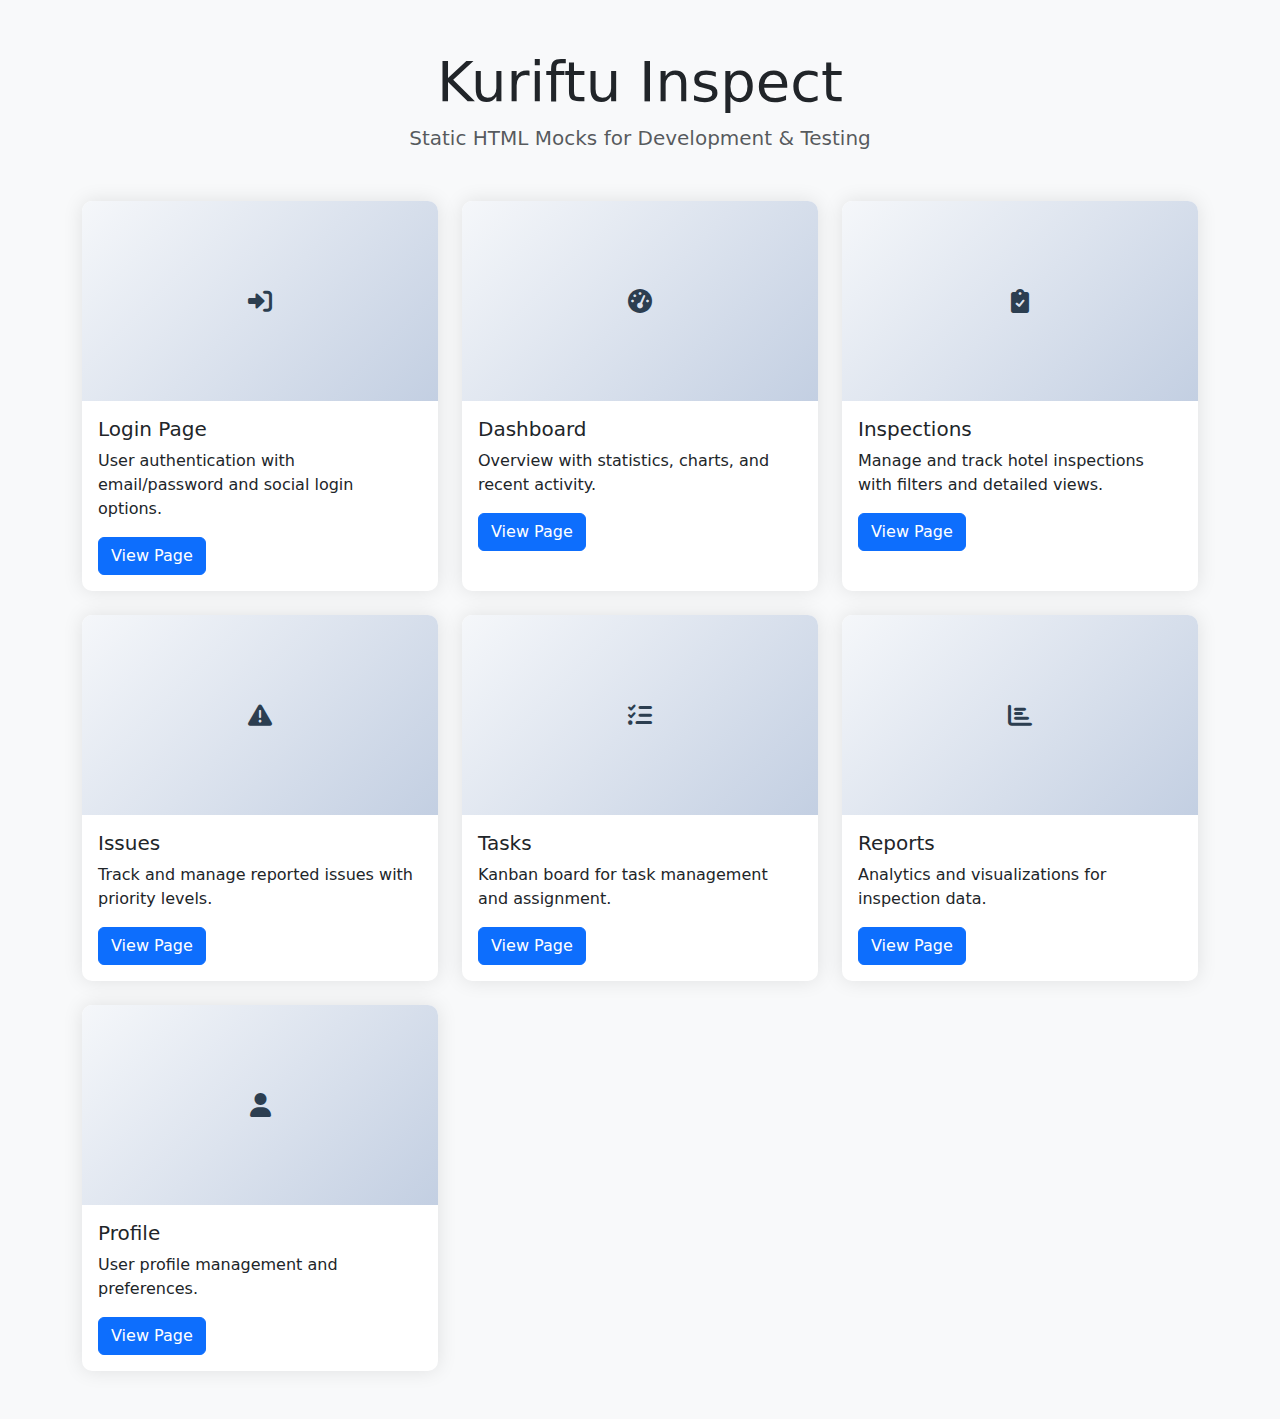
<file: mocks/index.html>
<!DOCTYPE html>
<html lang="en">
<head>
    <meta charset="UTF-8">
    <meta name="viewport" content="width=device-width, initial-scale=1.0">
    <title>Kuriftu Inspect - Static Mocks</title>
    
    <!-- Bootstrap 5 CSS -->
    <link href="https://cdn.jsdelivr.net/npm/bootstrap@5.3.0/dist/css/bootstrap.min.css" rel="stylesheet">
    <!-- Font Awesome -->
    <link href="https://cdnjs.cloudflare.com/ajax/libs/font-awesome/6.0.0/css/all.min.css" rel="stylesheet">
    <!-- Custom CSS -->
    <link href="assets/css/style.css" rel="stylesheet">
</head>
<body class="bg-light">
    <div class="container py-5">
        <div class="text-center mb-5">
            <h1 class="display-4">Kuriftu Inspect</h1>
            <p class="lead text-muted">Static HTML Mocks for Development & Testing</p>
        </div>

        <div class="row g-4">
            <!-- Login -->
            <div class="col-md-6 col-lg-4">
                <div class="card page-card h-100">
                    <div class="preview-card">
                        <i class="fas fa-sign-in-alt"></i>
                    </div>
                    <div class="card-body">
                        <h5 class="card-title">Login Page</h5>
                        <p class="card-text">User authentication with email/password and social login options.</p>
                        <a href="login.html" class="btn btn-primary">View Page</a>
                    </div>
                </div>
            </div>

            <!-- Dashboard -->
            <div class="col-md-6 col-lg-4">
                <div class="card page-card h-100">
                    <div class="preview-card">
                        <i class="fas fa-tachometer-alt"></i>
                    </div>
                    <div class="card-body">
                        <h5 class="card-title">Dashboard</h5>
                        <p class="card-text">Overview with statistics, charts, and recent activity.</p>
                        <a href="dashboard.html" class="btn btn-primary">View Page</a>
                    </div>
                </div>
            </div>

            <!-- Inspections -->
            <div class="col-md-6 col-lg-4">
                <div class="card page-card h-100">
                    <div class="preview-card">
                        <i class="fas fa-clipboard-check"></i>
                    </div>
                    <div class="card-body">
                        <h5 class="card-title">Inspections</h5>
                        <p class="card-text">Manage and track hotel inspections with filters and detailed views.</p>
                        <a href="inspections.html" class="btn btn-primary">View Page</a>
                    </div>
                </div>
            </div>

            <!-- Issues -->
            <div class="col-md-6 col-lg-4">
                <div class="card page-card h-100">
                    <div class="preview-card">
                        <i class="fas fa-exclamation-triangle"></i>
                    </div>
                    <div class="card-body">
                        <h5 class="card-title">Issues</h5>
                        <p class="card-text">Track and manage reported issues with priority levels.</p>
                        <a href="issues.html" class="btn btn-primary">View Page</a>
                    </div>
                </div>
            </div>

            <!-- Tasks -->
            <div class="col-md-6 col-lg-4">
                <div class="card page-card h-100">
                    <div class="preview-card">
                        <i class="fas fa-tasks"></i>
                    </div>
                    <div class="card-body">
                        <h5 class="card-title">Tasks</h5>
                        <p class="card-text">Kanban board for task management and assignment.</p>
                        <a href="tasks.html" class="btn btn-primary">View Page</a>
                    </div>
                </div>
            </div>

            <!-- Reports -->
            <div class="col-md-6 col-lg-4">
                <div class="card page-card h-100">
                    <div class="preview-card">
                        <i class="fas fa-chart-bar"></i>
                    </div>
                    <div class="card-body">
                        <h5 class="card-title">Reports</h5>
                        <p class="card-text">Analytics and visualizations for inspection data.</p>
                        <a href="reports.html" class="btn btn-primary">View Page</a>
                    </div>
                </div>
            </div>

            <!-- Profile -->
            <div class="col-md-6 col-lg-4">
                <div class="card page-card h-100">
                    <div class="preview-card">
                        <i class="fas fa-user"></i>
                    </div>
                    <div class="card-body">
                        <h5 class="card-title">Profile</h5>
                        <p class="card-text">User profile management and preferences.</p>
                        <a href="profile.html" class="btn btn-primary">View Page</a>
                    </div>
                </div>
            </div>
        </div>
    </div>

    <!-- Bootstrap JS -->
    <script src="https://cdn.jsdelivr.net/npm/bootstrap@5.3.0/dist/js/bootstrap.bundle.min.js"></script>
</body>
</html>
</file>
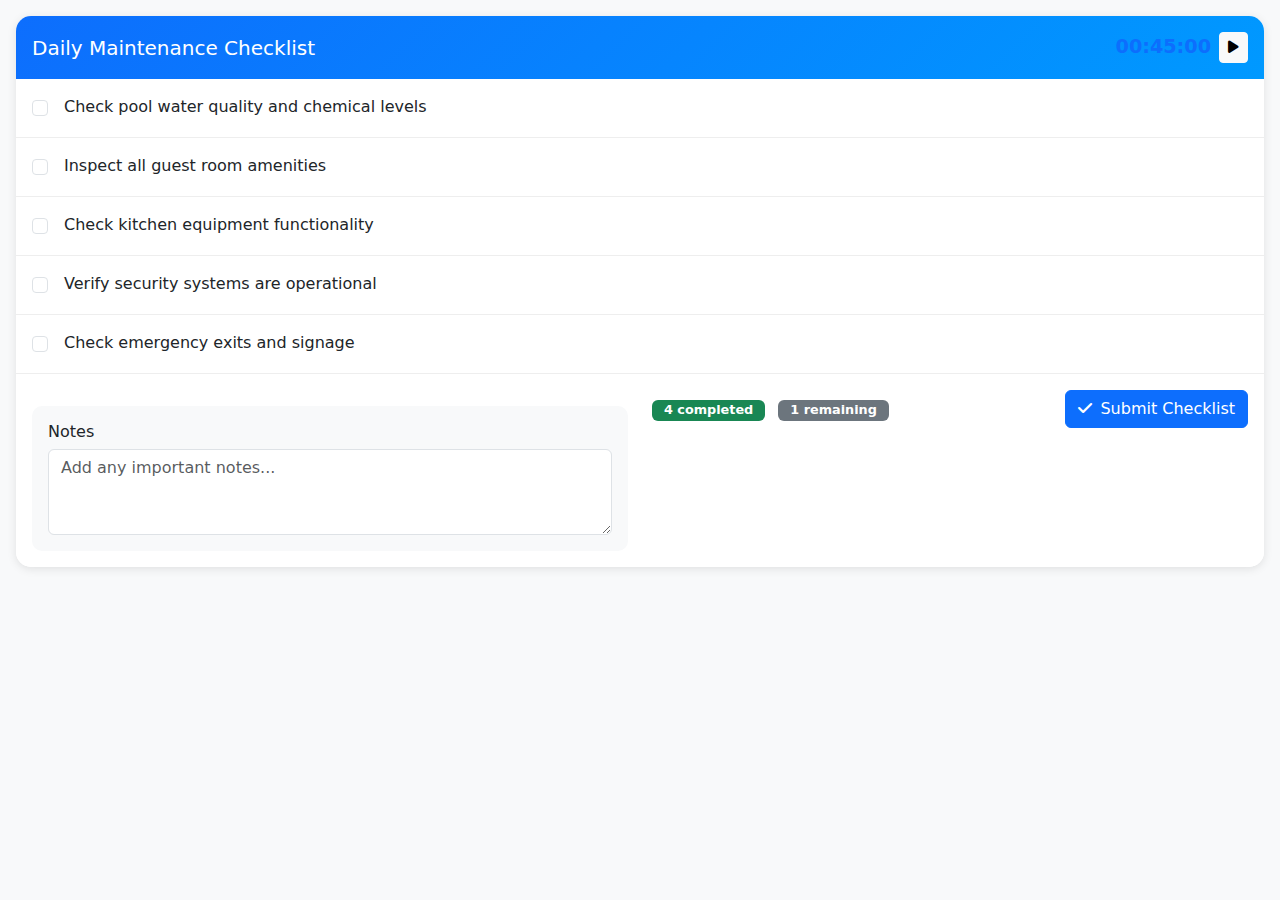
<file: mocks/checklist.html>
<!DOCTYPE html>
<html lang="en">
<head>
    <meta charset="UTF-8">
    <meta name="viewport" content="width=device-width, initial-scale=1.0">
    <title>Digital Checklist - Kuriftu Inspect</title>
    
    <!-- Bootstrap 5 CSS -->
    <link href="https://cdn.jsdelivr.net/npm/bootstrap@5.3.0/dist/css/bootstrap.min.css" rel="stylesheet">
    <!-- Font Awesome -->
    <link href="https://cdnjs.cloudflare.com/ajax/libs/font-awesome/6.0.0/css/all.min.css" rel="stylesheet">
    <!-- Custom CSS -->
    <link href="assets/css/style.css" rel="stylesheet">
    
    <style>
        body {
            background: #f8f9fa;
        }
        .checklist-container {
            padding: 1rem;
        }
        .checklist-card {
            border: none;
            border-radius: 15px;
            box-shadow: 0 2px 10px rgba(0,0,0,0.1);
            margin-bottom: 1rem;
        }
        .checklist-header {
            background: linear-gradient(135deg, #0d6efd 0%, #0099ff 100%);
            color: white;
            padding: 1rem;
            border-radius: 15px 15px 0 0;
        }
        .checklist-item {
            padding: 1rem;
            border-bottom: 1px solid #eee;
        }
        .checklist-item:last-child {
            border-bottom: none;
        }
        .checklist-item.completed {
            background: #f8f9fa;
        }
        .checklist-item.completed .checklist-text {
            text-decoration: line-through;
            color: #6c757d;
        }
        .checklist-item.completed .checklist-status {
            background: #dc3545;
        }
        .checklist-status {
            width: 10px;
            height: 10px;
            border-radius: 50%;
            background: #28a745;
            margin-right: 0.5rem;
        }
        .checklist-footer {
            padding: 1rem;
            border-top: 1px solid #eee;
            background: white;
            border-radius: 0 0 15px 15px;
        }
        .checklist-footer .badge {
            font-size: 0.8rem;
            padding: 0.25rem 0.75rem;
        }
        .checklist-item .form-check-input {
            margin-top: 0.3rem;
        }
        .checklist-notes {
            background: #f8f9fa;
            padding: 1rem;
            border-radius: 10px;
            margin-top: 1rem;
        }
        .checklist-timer {
            font-size: 1.2rem;
            font-weight: bold;
            color: #0d6efd;
        }
        @media (max-width: 768px) {
            .checklist-container {
                padding: 0.5rem;
            }
            .checklist-card {
                margin-bottom: 0.5rem;
            }
            .checklist-header {
                padding: 0.75rem;
            }
            .checklist-item {
                padding: 0.75rem;
            }
            .checklist-footer {
                padding: 0.75rem;
            }
        }
    </style>
</head>
<body>
    <div class="container-fluid checklist-container">
        <div class="card checklist-card">
            <div class="checklist-header">
                <div class="d-flex justify-content-between align-items-center">
                    <h5 class="mb-0">Daily Maintenance Checklist</h5>
                    <div class="d-flex align-items-center">
                        <span class="checklist-timer">00:45:00</span>
                        <button class="btn btn-light btn-sm ms-2" id="startTimer">
                            <i class="fas fa-play"></i>
                        </button>
                    </div>
                </div>
            </div>
            <div class="checklist-body">
                <div class="checklist-item">
                    <div class="form-check">
                        <input class="form-check-input" type="checkbox" id="item1">
                        <label class="form-check-label checklist-text" for="item1">
                            <span class="checklist-status"></span>
                            Check pool water quality and chemical levels
                        </label>
                    </div>
                </div>
                <div class="checklist-item">
                    <div class="form-check">
                        <input class="form-check-input" type="checkbox" id="item2">
                        <label class="form-check-label checklist-text" for="item2">
                            <span class="checklist-status"></span>
                            Inspect all guest room amenities
                        </label>
                    </div>
                </div>
                <div class="checklist-item">
                    <div class="form-check">
                        <input class="form-check-input" type="checkbox" id="item3">
                        <label class="form-check-label checklist-text" for="item3">
                            <span class="checklist-status"></span>
                            Check kitchen equipment functionality
                        </label>
                    </div>
                </div>
                <div class="checklist-item">
                    <div class="form-check">
                        <input class="form-check-input" type="checkbox" id="item4">
                        <label class="form-check-label checklist-text" for="item4">
                            <span class="checklist-status"></span>
                            Verify security systems are operational
                        </label>
                    </div>
                </div>
                <div class="checklist-item">
                    <div class="form-check">
                        <input class="form-check-input" type="checkbox" id="item5">
                        <label class="form-check-label checklist-text" for="item5">
                            <span class="checklist-status"></span>
                            Check emergency exits and signage
                        </label>
                    </div>
                </div>
            </div>
            <div class="checklist-footer">
                <div class="row">
                    <div class="col-md-6">
                        <div class="checklist-notes">
                            <h6>Notes</h6>
                            <textarea class="form-control" rows="3" placeholder="Add any important notes..."></textarea>
                        </div>
                    </div>
                    <div class="col-md-6">
                        <div class="d-flex justify-content-between align-items-center">
                            <div>
                                <span class="badge bg-success">4 completed</span>
                                <span class="badge bg-secondary ms-2">1 remaining</span>
                            </div>
                            <div>
                                <button class="btn btn-primary" id="submitChecklist">
                                    <i class="fas fa-check me-2"></i>Submit Checklist
                                </button>
                            </div>
                        </div>
                    </div>
                </div>
            </div>
        </div>
    </div>

    <!-- Bootstrap JS -->
    <script src="https://cdn.jsdelivr.net/npm/bootstrap@5.3.0/dist/js/bootstrap.bundle.min.js"></script>
    <script>
        document.addEventListener('DOMContentLoaded', function() {
            // Timer functionality
            let timer;
            let timeLeft = 45 * 60; // 45 minutes
            
            function updateTimer() {
                const minutes = Math.floor(timeLeft / 60);
                const seconds = timeLeft % 60;
                const timerDisplay = document.querySelector('.checklist-timer');
                timerDisplay.textContent = `${minutes.toString().padStart(2, '0')}:${seconds.toString().padStart(2, '0')}`;
                
                if (timeLeft <= 0) {
                    clearInterval(timer);
                    timerDisplay.textContent = '00:00:00';
                    timerDisplay.style.color = '#dc3545';
                    document.getElementById('startTimer').classList.replace('btn-light', 'btn-danger');
                    document.getElementById('startTimer').innerHTML = '<i class="fas fa-stop"></i>';
                }
            }

            document.getElementById('startTimer').addEventListener('click', function() {
                if (timer) {
                    clearInterval(timer);
                    this.classList.replace('btn-danger', 'btn-light');
                    this.innerHTML = '<i class="fas fa-play"></i>';
                } else {
                    timer = setInterval(() => {
                        timeLeft--;
                        updateTimer();
                    }, 1000);
                    this.classList.replace('btn-light', 'btn-danger');
                    this.innerHTML = '<i class="fas fa-stop"></i>';
                }
            });

            // Checklist functionality
            const checklistItems = document.querySelectorAll('.checklist-item');
            checklistItems.forEach(item => {
                const checkbox = item.querySelector('.form-check-input');
                checkbox.addEventListener('change', function() {
                    if (this.checked) {
                        item.classList.add('completed');
                    } else {
                        item.classList.remove('completed');
                    }
                    updateCompletionStatus();
                });
            });

            function updateCompletionStatus() {
                const completed = document.querySelectorAll('.checklist-item.completed').length;
                const total = checklistItems.length;
                const remaining = total - completed;
                
                document.querySelector('.badge.bg-success').textContent = `${completed} completed`;
                document.querySelector('.badge.bg-secondary').textContent = `${remaining} remaining`;
            }

            // Submit checklist
            document.getElementById('submitChecklist').addEventListener('click', function() {
                const completed = document.querySelectorAll('.checklist-item.completed').length;
                const total = checklistItems.length;
                
                if (completed < total) {
                    if (!confirm('Are you sure you want to submit with incomplete items?')) {
                        return;
                    }
                }

                // Here you would typically make an API call to submit the checklist
                alert('Checklist submitted successfully!');
            });
        });
    </script>
</body>
</html>
</file>
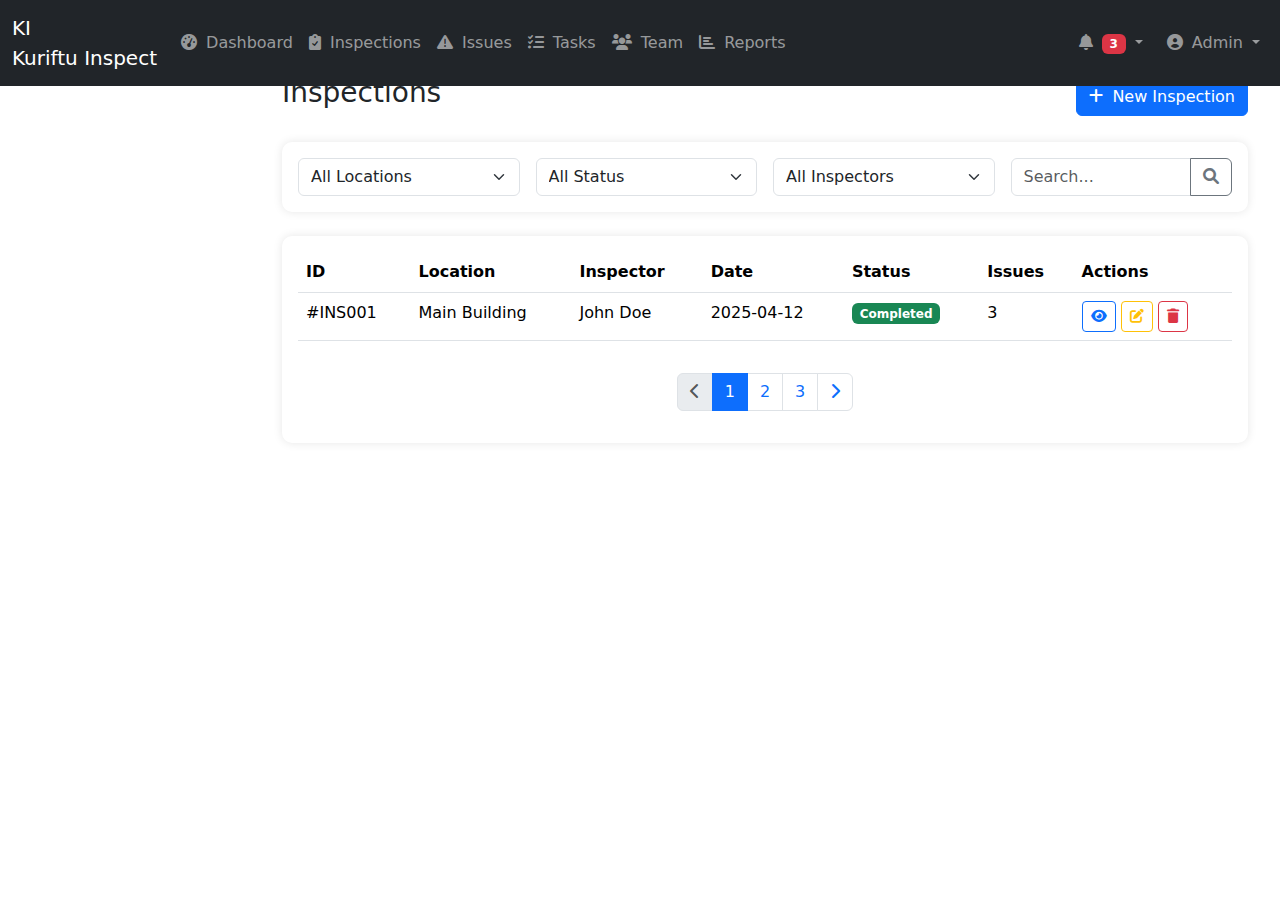
<file: mocks/inspections.html>
<!DOCTYPE html>
<html lang="en">
<head>
    <meta charset="UTF-8">
    <meta name="viewport" content="width=device-width, initial-scale=1.0">
    <title>Inspections - Kuriftu Inspect</title>
    
    <!-- Bootstrap 5 CSS -->
    <link href="https://cdn.jsdelivr.net/npm/bootstrap@5.3.0/dist/css/bootstrap.min.css" rel="stylesheet">
    <!-- Font Awesome -->
    <link href="https://cdnjs.cloudflare.com/ajax/libs/font-awesome/6.0.0/css/all.min.css" rel="stylesheet">
    
    <style>
        body { padding-top: 56px; }
        .sidebar {
            position: fixed;
            top: 0;
            left: 0;
            width: 250px;
            height: 100vh;
            z-index: 1000;
            padding-top: 56px;
        }
        .main-content {
            margin-left: 250px;
            padding: 20px;
        }
        .card {
            border: none;
            border-radius: 10px;
            box-shadow: 0 0 10px rgba(0,0,0,0.1);
        }
    </style>
</head>
<body>
    <!-- Include Header & Sidebar -->
    <div id="header-placeholder"></div>

    <!-- Main Content -->
    <div class="main-content">
        <div class="container-fluid">
            <!-- Page Header -->
            <div class="d-flex justify-content-between align-items-center mb-4">
                <h1 class="h3">Inspections</h1>
                <button class="btn btn-primary" data-bs-toggle="modal" data-bs-target="#newInspectionModal">
                    <i class="fas fa-plus me-2"></i>New Inspection
                </button>
            </div>

            <!-- Filters -->
            <div class="card mb-4">
                <div class="card-body">
                    <div class="row g-3">
                        <div class="col-md-3">
                            <select class="form-select">
                                <option>All Locations</option>
                                <option>Main Building</option>
                                <option>Restaurant</option>
                                <option>Pool Area</option>
                            </select>
                        </div>
                        <div class="col-md-3">
                            <select class="form-select">
                                <option>All Status</option>
                                <option>Pending</option>
                                <option>In Progress</option>
                                <option>Completed</option>
                            </select>
                        </div>
                        <div class="col-md-3">
                            <select class="form-select">
                                <option>All Inspectors</option>
                                <option>John Doe</option>
                                <option>Jane Smith</option>
                            </select>
                        </div>
                        <div class="col-md-3">
                            <div class="input-group">
                                <input type="text" class="form-control" placeholder="Search...">
                                <button class="btn btn-outline-secondary">
                                    <i class="fas fa-search"></i>
                                </button>
                            </div>
                        </div>
                    </div>
                </div>
            </div>

            <!-- Inspections List -->
            <div class="card">
                <div class="card-body">
                    <div class="table-responsive">
                        <table class="table table-hover">
                            <thead>
                                <tr>
                                    <th>ID</th>
                                    <th>Location</th>
                                    <th>Inspector</th>
                                    <th>Date</th>
                                    <th>Status</th>
                                    <th>Issues</th>
                                    <th>Actions</th>
                                </tr>
                            </thead>
                            <tbody>
                                <tr>
                                    <td>#INS001</td>
                                    <td>Main Building</td>
                                    <td>John Doe</td>
                                    <td>2025-04-12</td>
                                    <td><span class="badge bg-success">Completed</span></td>
                                    <td>3</td>
                                    <td>
                                        <button class="btn btn-sm btn-outline-primary">
                                            <i class="fas fa-eye"></i>
                                        </button>
                                        <button class="btn btn-sm btn-outline-warning">
                                            <i class="fas fa-edit"></i>
                                        </button>
                                        <button class="btn btn-sm btn-outline-danger">
                                            <i class="fas fa-trash"></i>
                                        </button>
                                    </td>
                                </tr>
                                <!-- More rows... -->
                            </tbody>
                        </table>
                    </div>

                    <!-- Pagination -->
                    <nav class="mt-3">
                        <ul class="pagination justify-content-center">
                            <li class="page-item disabled">
                                <a class="page-link" href="#"><i class="fas fa-chevron-left"></i></a>
                            </li>
                            <li class="page-item active"><a class="page-link" href="#">1</a></li>
                            <li class="page-item"><a class="page-link" href="#">2</a></li>
                            <li class="page-item"><a class="page-link" href="#">3</a></li>
                            <li class="page-item">
                                <a class="page-link" href="#"><i class="fas fa-chevron-right"></i></a>
                            </li>
                        </ul>
                    </nav>
                </div>
            </div>
        </div>
    </div>

    <!-- New Inspection Modal -->
    <div class="modal fade" id="newInspectionModal">
        <div class="modal-dialog">
            <div class="modal-content">
                <div class="modal-header">
                    <h5 class="modal-title">New Inspection</h5>
                    <button type="button" class="btn-close" data-bs-dismiss="modal"></button>
                </div>
                <div class="modal-body">
                    <form>
                        <div class="mb-3">
                            <label class="form-label">Location</label>
                            <select class="form-select">
                                <option>Select Location</option>
                                <option>Main Building</option>
                                <option>Restaurant</option>
                                <option>Pool Area</option>
                            </select>
                        </div>
                        <div class="mb-3">
                            <label class="form-label">Inspector</label>
                            <select class="form-select">
                                <option>Select Inspector</option>
                                <option>John Doe</option>
                                <option>Jane Smith</option>
                            </select>
                        </div>
                        <div class="mb-3">
                            <label class="form-label">Date</label>
                            <input type="date" class="form-control">
                        </div>
                        <div class="mb-3">
                            <label class="form-label">Notes</label>
                            <textarea class="form-control" rows="3"></textarea>
                        </div>
                    </form>
                </div>
                <div class="modal-footer">
                    <button type="button" class="btn btn-secondary" data-bs-dismiss="modal">Cancel</button>
                    <button type="button" class="btn btn-primary">Create Inspection</button>
                </div>
            </div>
        </div>
    </div>

    <!-- Bootstrap JS -->
    <script src="https://cdn.jsdelivr.net/npm/bootstrap@5.3.0/dist/js/bootstrap.bundle.min.js"></script>
    
    <script>
        // Load header
        fetch('components/header.html')
            .then(response => response.text())
            .then(data => {
                document.getElementById('header-placeholder').innerHTML = data;
            });
    </script>
</body>
</html>
</file>
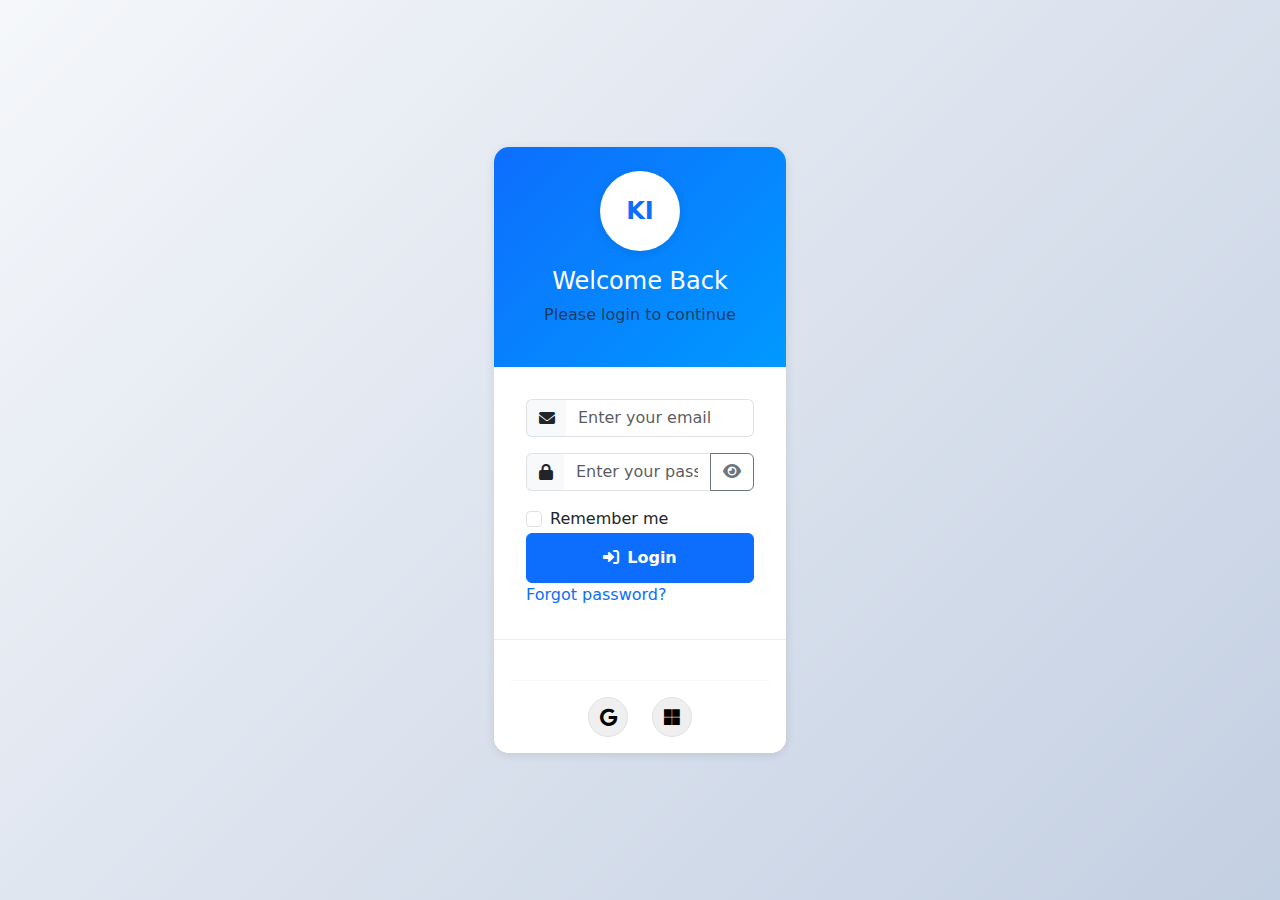
<file: mocks/login.html>
<!DOCTYPE html>
<html lang="en">
<head>
    <meta charset="UTF-8">
    <meta name="viewport" content="width=device-width, initial-scale=1.0">
    <title>Login - Kuriftu Inspect</title>
    
    <!-- Bootstrap 5 CSS -->
    <link href="https://cdn.jsdelivr.net/npm/bootstrap@5.3.0/dist/css/bootstrap.min.css" rel="stylesheet">
    <!-- Font Awesome -->
    <link href="https://cdnjs.cloudflare.com/ajax/libs/font-awesome/6.0.0/css/all.min.css" rel="stylesheet">
    <!-- Custom CSS -->
    <link href="assets/css/style.css" rel="stylesheet">
    
    <style>
        body {
            min-height: 100vh;
            display: flex;
            align-items: center;
            background: linear-gradient(135deg, #f8f9fa 0%, #e9ecef 100%);
        }
        .login-container {
            max-width: 400px;
            margin: 0 auto;
            padding: 2rem;
        }
        .login-card {
            border: none;
            border-radius: 15px;
            box-shadow: 0 2px 10px rgba(0,0,0,0.1);
            background: white;
        }
        .login-header {
            background: linear-gradient(135deg, #0d6efd 0%, #0099ff 100%);
            color: white;
            padding: 1.5rem;
            border-radius: 15px 15px 0 0;
            text-align: center;
        }
        .login-body {
            padding: 2rem;
        }
        .login-footer {
            padding: 1rem;
            border-top: 1px solid #eee;
            background: white;
            border-radius: 0 0 15px 15px;
            text-align: center;
        }
        .logo {
            width: 80px;
            height: 80px;
            background: white;
            border-radius: 50%;
            display: flex;
            align-items: center;
            justify-content: center;
            font-size: 24px;
            color: #0d6efd;
            margin: 0 auto 1rem;
            box-shadow: 0 2px 10px rgba(0,0,0,0.1);
        }
        .input-group {
            margin-bottom: 1rem;
        }
        .input-group-text {
            background: #f8f9fa;
            border: 1px solid #dee2e6;
            border-right: none;
        }
        .form-control {
            border-left: none;
        }
        .btn-login {
            padding: 0.75rem 1.5rem;
            font-weight: 600;
        }
        .forgot-password {
            color: #0d6efd;
            text-decoration: none;
        }
        .forgot-password:hover {
            text-decoration: underline;
        }
        .social-login {
            margin-top: 1.5rem;
            text-align: center;
        }
        .social-login hr {
            margin: 1rem 0;
            border-color: #dee2e6;
        }
        .social-btn {
            width: 40px;
            height: 40px;
            border-radius: 50%;
            display: flex;
            align-items: center;
            justify-content: center;
            margin: 0 0.5rem;
            border: 1px solid #dee2e6;
        }
        .social-btn:hover {
            background: #f8f9fa;
        }
        .social-btn i {
            font-size: 18px;
        }
        .remember-me {
            margin-top: 1rem;
        }
        .remember-me input {
            margin-top: 0.25rem;
        }
    </style>
</head>
<body class="login-page">
    <div class="container">
        <div class="row justify-content-center">
            <div class="col-md-6 col-lg-4">
                <div class="login-container">
                    <div class="login-card">
                        <div class="login-header">
                            <div class="logo">KI</div>
                            <h4>Welcome Back</h4>
                            <p class="text-muted">Please login to continue</p>
                        </div>
                        <div class="login-body">
                            <form id="loginForm" novalidate>
                                <div class="input-group">
                                    <span class="input-group-text"><i class="fas fa-envelope"></i></span>
                                    <input type="email" class="form-control" id="email" placeholder="Enter your email" required>
                                </div>
                                <div class="input-group">
                                    <span class="input-group-text"><i class="fas fa-lock"></i></span>
                                    <input type="password" class="form-control" id="password" placeholder="Enter your password" required>
                                    <button class="btn btn-outline-secondary" type="button" id="togglePassword">
                                        <i class="fas fa-eye"></i>
                                    </button>
                                </div>
                                <div class="remember-me">
                                    <div class="form-check">
                                        <input type="checkbox" class="form-check-input" id="rememberMe">
                                        <label class="form-check-label" for="rememberMe">Remember me</label>
                                    </div>
                                </div>
                                <button type="submit" class="btn btn-primary btn-login w-100">
                                    <i class="fas fa-sign-in-alt me-2"></i>Login
                                </button>
                                <a href="#" class="forgot-password">Forgot password?</a>
                            </form>
                        </div>
                        <div class="login-footer">
                            <div class="social-login">
                                <hr>
                                <div class="d-flex justify-content-center gap-2">
                                    <button class="social-btn">
                                        <i class="fab fa-google"></i>
                                    </button>
                                    <button class="social-btn">
                                        <i class="fab fa-microsoft"></i>
                                    </button>
                                </div>
                            </div>
                        </div>
                    </div>
                </div>
            </div>
        </div>
    </div>

    <!-- Bootstrap JS -->
    <script src="https://cdn.jsdelivr.net/npm/bootstrap@5.3.0/dist/js/bootstrap.bundle.min.js"></script>
    
    <script>
        document.addEventListener('DOMContentLoaded', function() {
            const form = document.getElementById('loginForm');
            const togglePassword = document.getElementById('togglePassword');
            const password = document.getElementById('password');
            const email = document.getElementById('email');
            const rememberMe = document.getElementById('rememberMe');
            
            // Toggle password visibility
            togglePassword.addEventListener('click', function() {
                const type = password.getAttribute('type') === 'password' ? 'text' : 'password';
                password.setAttribute('type', type);
                this.querySelector('i').classList.toggle('fa-eye');
                this.querySelector('i').classList.toggle('fa-eye-slash');
            });
            
            // Form submission
            form.addEventListener('submit', function(event) {
                event.preventDefault();
                
                if (form.checkValidity()) {
                    const userData = {
                        email: email.value,
                        password: password.value,
                        remember: rememberMe.checked
                    };
                    
                    // Simulate login - in real app, this would be an API call
                    localStorage.setItem('user', JSON.stringify(userData));
                    
                    // Redirect to dashboard
                    window.location.href = 'dashboard.html';
                }
                
                form.classList.add('was-validated');
            });
            
            // Check for remembered email
            const storedUser = localStorage.getItem('user');
            if (storedUser) {
                const user = JSON.parse(storedUser);
                email.value = user.email;
                rememberMe.checked = user.remember;
            }
        });
    </script>
</body>
</html>
</file>
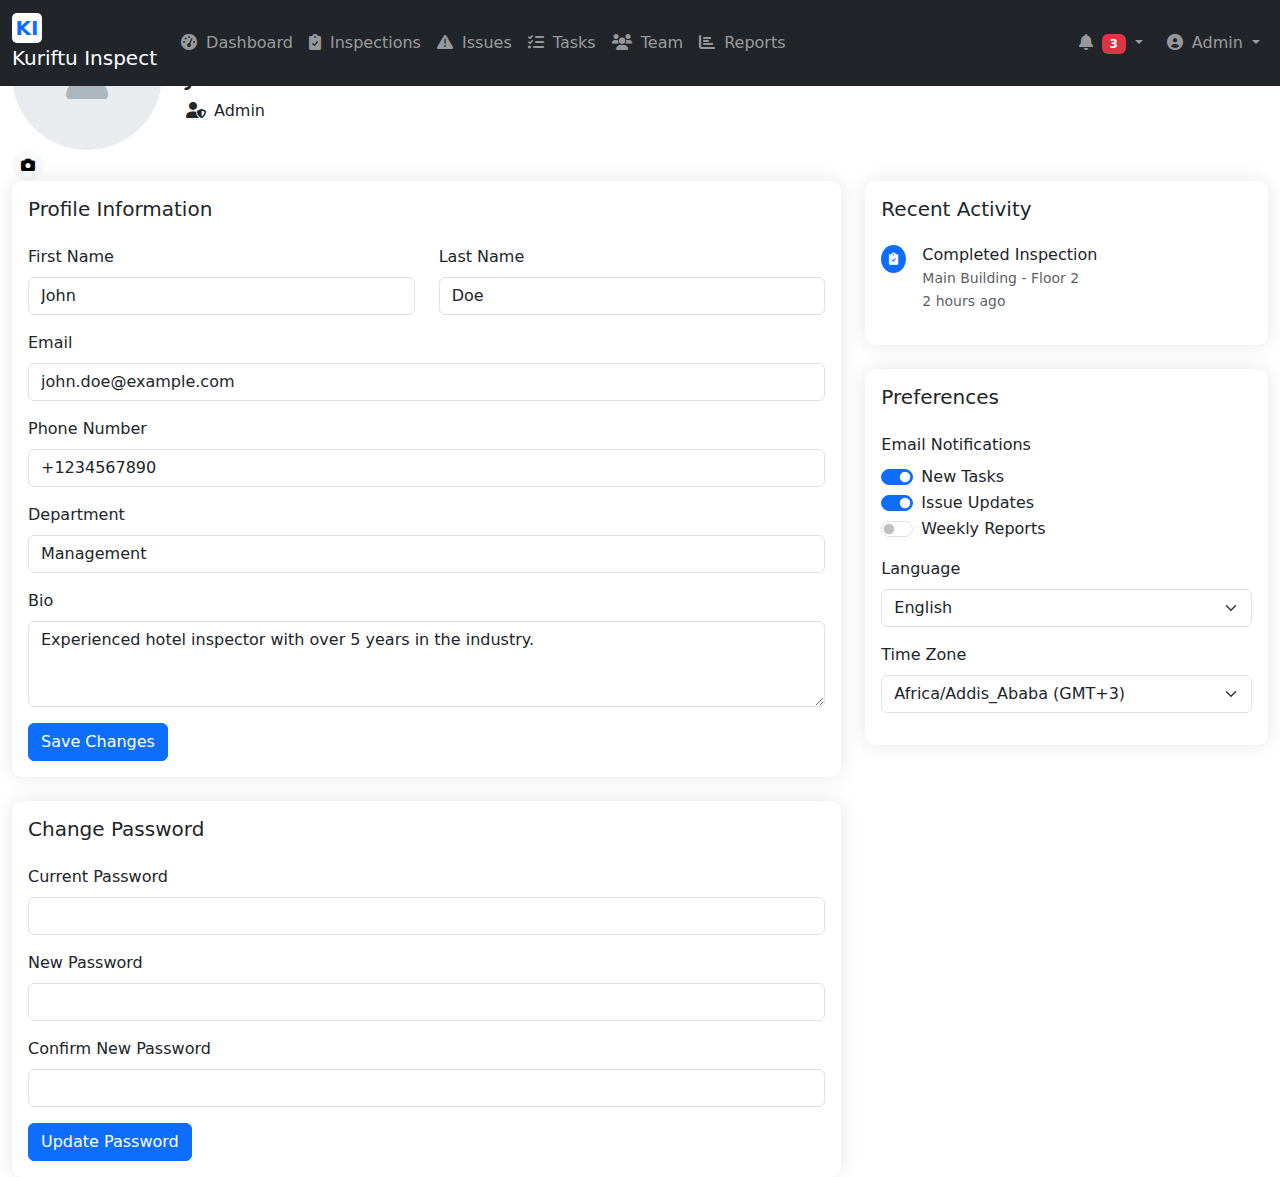
<file: mocks/profile.html>
<!DOCTYPE html>
<html lang="en">
<head>
    <meta charset="UTF-8">
    <meta name="viewport" content="width=device-width, initial-scale=1.0">
    <title>Profile - Kuriftu Inspect</title>
    
    <!-- Bootstrap 5 CSS -->
    <link href="https://cdn.jsdelivr.net/npm/bootstrap@5.3.0/dist/css/bootstrap.min.css" rel="stylesheet">
    <!-- Font Awesome -->
    <link href="https://cdnjs.cloudflare.com/ajax/libs/font-awesome/6.0.0/css/all.min.css" rel="stylesheet">
    <!-- Custom CSS -->
    <link href="assets/css/style.css" rel="stylesheet">
</head>
<body>
    <!-- Include Header & Sidebar -->
    <div id="header-placeholder"></div>

    <!-- Main Content -->
    <div class="main-content">
        <div class="container-fluid">
            <!-- Profile Header -->
            <div class="profile-header">
                <div class="row align-items-center">
                    <div class="col-auto">
                        <div class="avatar-upload">
                            <div class="avatar">
                                <i class="fas fa-user"></i>
                            </div>
                            <div class="avatar-edit">
                                <button class="btn btn-light btn-sm rounded-circle">
                                    <i class="fas fa-camera"></i>
                                </button>
                            </div>
                        </div>
                    </div>
                    <div class="col">
                        <h1 class="h3 mb-2">John Doe</h1>
                        <p class="mb-0"><i class="fas fa-user-shield me-2"></i>Admin</p>
                    </div>
                </div>
            </div>

            <div class="row">
                <!-- Profile Information -->
                <div class="col-md-8">
                    <div class="card mb-4">
                        <div class="card-body">
                            <h5 class="card-title mb-4">Profile Information</h5>
                            <form>
                                <div class="row mb-3">
                                    <div class="col-md-6">
                                        <label class="form-label">First Name</label>
                                        <input type="text" class="form-control" value="John">
                                    </div>
                                    <div class="col-md-6">
                                        <label class="form-label">Last Name</label>
                                        <input type="text" class="form-control" value="Doe">
                                    </div>
                                </div>
                                <div class="mb-3">
                                    <label class="form-label">Email</label>
                                    <input type="email" class="form-control" value="john.doe@example.com">
                                </div>
                                <div class="mb-3">
                                    <label class="form-label">Phone Number</label>
                                    <input type="tel" class="form-control" value="+1234567890">
                                </div>
                                <div class="mb-3">
                                    <label class="form-label">Department</label>
                                    <input type="text" class="form-control" value="Management">
                                </div>
                                <div class="mb-3">
                                    <label class="form-label">Bio</label>
                                    <textarea class="form-control" rows="3">Experienced hotel inspector with over 5 years in the industry.</textarea>
                                </div>
                                <button type="submit" class="btn btn-primary">Save Changes</button>
                            </form>
                        </div>
                    </div>

                    <!-- Change Password -->
                    <div class="card">
                        <div class="card-body">
                            <h5 class="card-title mb-4">Change Password</h5>
                            <form>
                                <div class="mb-3">
                                    <label class="form-label">Current Password</label>
                                    <input type="password" class="form-control">
                                </div>
                                <div class="mb-3">
                                    <label class="form-label">New Password</label>
                                    <input type="password" class="form-control">
                                </div>
                                <div class="mb-3">
                                    <label class="form-label">Confirm New Password</label>
                                    <input type="password" class="form-control">
                                </div>
                                <button type="submit" class="btn btn-primary">Update Password</button>
                            </form>
                        </div>
                    </div>
                </div>

                <!-- Activity & Preferences -->
                <div class="col-md-4">
                    <!-- Recent Activity -->
                    <div class="card mb-4">
                        <div class="card-body">
                            <h5 class="card-title mb-4">Recent Activity</h5>
                            <div class="timeline">
                                <div class="d-flex mb-3">
                                    <div class="flex-shrink-0">
                                        <span class="badge bg-primary rounded-circle p-2">
                                            <i class="fas fa-clipboard-check"></i>
                                        </span>
                                    </div>
                                    <div class="flex-grow-1 ms-3">
                                        <h6 class="mb-1">Completed Inspection</h6>
                                        <p class="text-muted small mb-0">Main Building - Floor 2</p>
                                        <small class="text-muted">2 hours ago</small>
                                    </div>
                                </div>
                                <!-- More activity items... -->
                            </div>
                        </div>
                    </div>

                    <!-- Preferences -->
                    <div class="card">
                        <div class="card-body">
                            <h5 class="card-title mb-4">Preferences</h5>
                            <div class="mb-3">
                                <label class="form-label d-block">Email Notifications</label>
                                <div class="form-check form-switch">
                                    <input class="form-check-input" type="checkbox" checked>
                                    <label class="form-check-label">New Tasks</label>
                                </div>
                                <div class="form-check form-switch">
                                    <input class="form-check-input" type="checkbox" checked>
                                    <label class="form-check-label">Issue Updates</label>
                                </div>
                                <div class="form-check form-switch">
                                    <input class="form-check-input" type="checkbox">
                                    <label class="form-check-label">Weekly Reports</label>
                                </div>
                            </div>
                            <div class="mb-3">
                                <label class="form-label">Language</label>
                                <select class="form-select">
                                    <option>English</option>
                                    <option>Amharic</option>
                                </select>
                            </div>
                            <div class="mb-3">
                                <label class="form-label">Time Zone</label>
                                <select class="form-select">
                                    <option>Africa/Addis_Ababa (GMT+3)</option>
                                </select>
                            </div>
                        </div>
                    </div>
                </div>
            </div>
        </div>
    </div>

    <!-- Bootstrap JS -->
    <script src="https://cdn.jsdelivr.net/npm/bootstrap@5.3.0/dist/js/bootstrap.bundle.min.js"></script>
    
    <script>
        // Load header
        fetch('components/header.html')
            .then(response => response.text())
            .then(data => {
                document.getElementById('header-placeholder').innerHTML = data;
            });
    </script>
</body>
</html>
</file>
<file: mocks/assets/css/style.css>
/* Common styles */
.preview-card {
    background: linear-gradient(135deg, #f5f7fa 0%, #c3cfe2 100%);
    height: 200px;
    display: flex;
    align-items: center;
    justify-content: center;
    font-size: 24px;
    color: #2c3e50;
    border-top-left-radius: 10px;
    border-top-right-radius: 10px;
}

.logo {
    width: 30px;
    height: 30px;
    background: #fff;
    border-radius: 5px;
    display: flex;
    align-items: center;
    justify-content: center;
    font-weight: bold;
    color: #0d6efd;
}

.avatar {
    width: 150px;
    height: 150px;
    background: #e9ecef;
    border-radius: 50%;
    display: flex;
    align-items: center;
    justify-content: center;
    font-size: 48px;
    color: #adb5bd;
}

/* Page-specific styles */
.login-page {
    min-height: 100vh;
    background: linear-gradient(135deg, #f5f7fa 0%, #c3cfe2 100%);
}

.card {
    border: none;
    border-radius: 10px;
    box-shadow: 0 0 20px rgba(0,0,0,0.1);
}

.page-card {
    transition: transform 0.2s;
}

.page-card:hover {
    transform: translateY(-5px);
}
</file>
